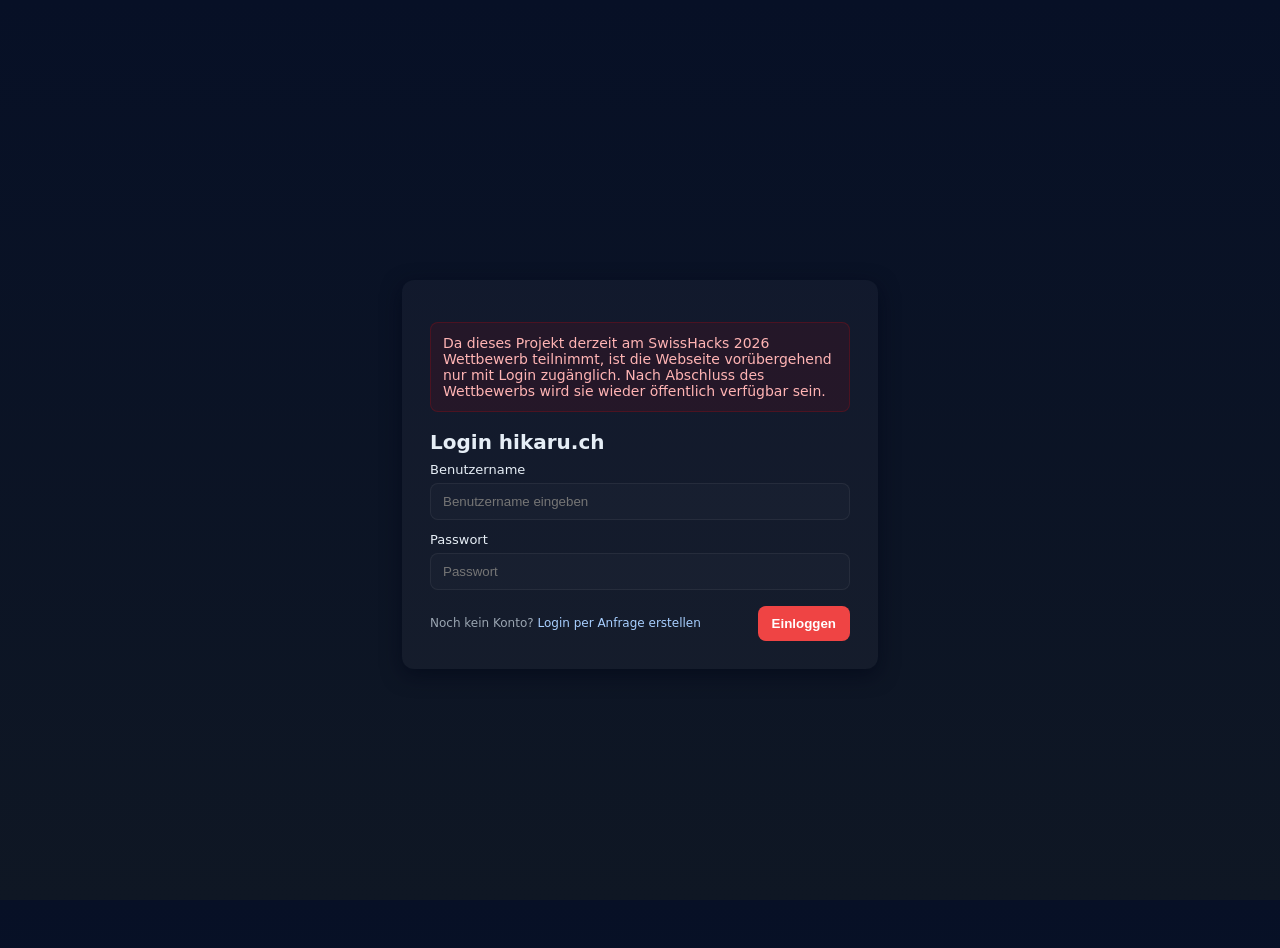
<file: index.html>
<!doctype html>
<html lang="de">
<head>
  <meta charset="utf-8" />
  <meta name="viewport" content="width=device-width,initial-scale=1" />
  <title>Login — Hikokomori)</title>
  <style>
    :root{--bg:#0f1724;--card:#0b1220;--accent:#ef4444;--muted:#9aa5b1}
    html,body{height:100%;margin:0;font-family:Inter,system-ui,Segoe UI,Arial;background:linear-gradient(180deg,#071026, #0f1724);color:#e6eef6}
    .wrap{min-height:100%;display:flex;align-items:center;justify-content:center;padding:24px}
    .card{width:100%;max-width:420px;background:rgba(255,255,255,0.03);padding:28px;border-radius:12px;box-shadow:0 6px 20px rgba(2,6,23,0.6)}
    h1{margin:0 0 8px;font-size:20px}
    p.lead{margin:0 0 18px;color:var(--muted);font-size:14px}
    label{display:block;font-size:13px;margin-bottom:6px}
    input[type=text],input[type=password]{width:100%;padding:10px 12px;border-radius:8px;border:1px solid rgba(255,255,255,0.06);background:rgba(255,255,255,0.02);color:inherit;box-sizing:border-box}
    .actions{display:flex;align-items:center;justify-content:space-between;margin-top:16px}
    button{background:var(--accent);border:0;padding:10px 14px;border-radius:8px;color:white;font-weight:600;cursor:pointer}
    .info{font-size:13px;color:var(--muted)}
    .error{margin-top:14px;padding:10px;border-radius:8px;background:rgba(239,68,68,0.12);color:#ffdede;border:1px solid rgba(239,68,68,0.18);display:none}
    footer{margin-top:18px;color:var(--muted);font-size:12px;text-align:center}
    .small{font-size:12px}
    a{color:#a8cfff;text-decoration:none}
  </style>
</head>
<body>
  <div class="wrap">
    <div class="card" role="region" aria-labelledby="loginTitle">
      <p style="margin-bottom:18px; font-size:14px; color:#ffb4b4; background:rgba(255,0,0,0.08); padding:12px; border-radius:8px; border:1px solid rgba(255,0,0,0.18);">Da dieses Projekt derzeit am SwissHacks 2026 Wettbewerb teilnimmt, ist die Webseite vorübergehend nur mit Login zugänglich. Nach Abschluss des Wettbewerbs wird sie wieder öffentlich verfügbar sein.</p>
      <h1 id="loginTitle">Login hikaru.ch</h1>

      <form id="loginForm" autocomplete="off" aria-describedby="infoText">
        <div>
          <label for="user">Benutzername</label>
          <input id="user" name="user" type="text" placeholder="Benutzername eingeben" required />
        </div>

        <div style="margin-top:12px">
          <label for="pass">Passwort</label>
          <input id="pass" name="pass" type="password" placeholder="Passwort" required />
        </div>

        <div class="actions">
          <span class="info small">Noch kein Konto? <a href="mailto:burim.spahiu@hotmail.de">Login per Anfrage erstellen</a></span>
          <button type="submit">Einloggen</button>
        </div>

        <div id="errorBox" class="error" role="alert">Anmeldung fehlgeschlagen. Bitte überprüfen Sie Ihre Zugangsdaten und versuchen Sie es erneut.</div>
      </form>
    </div>
  </div>

  <script>
    (function(){
      const form = document.getElementById('loginForm');
      const err = document.getElementById('errorBox');

      // Immer fehlschlagen — unabhängig von Eingabe
      form.addEventListener('submit', function(e){
        e.preventDefault();
        // kurze Animation / Feedback
        err.style.display = 'block';
        err.textContent = 'Anmeldung fehlgeschlagen. Bitte überprüfen Sie Ihre Zugangsdaten und versuchen Sie es erneut.';
        // kleine Shake-Animation
        form.classList.remove('shake');
        void form.offsetWidth; // reflow
        form.classList.add('shake');
        // optional: Fokus zurück auf Nutzerfeld
        document.getElementById('user').focus();
      });

      // CSS für Shake per JS, um alles in einer Datei zu halten
      const style = document.createElement('style');
      style.textContent = `@keyframes s{0%{transform:translateX(0)}25%{transform:translateX(-6px)}50%{transform:translateX(6px)}75%{transform:translateX(-4px)}100%{transform:translateX(0)}}.shake{animation:s .45s ease}`;
      document.head.appendChild(style);
    })();
  </script>
</body>
</html>
</file>
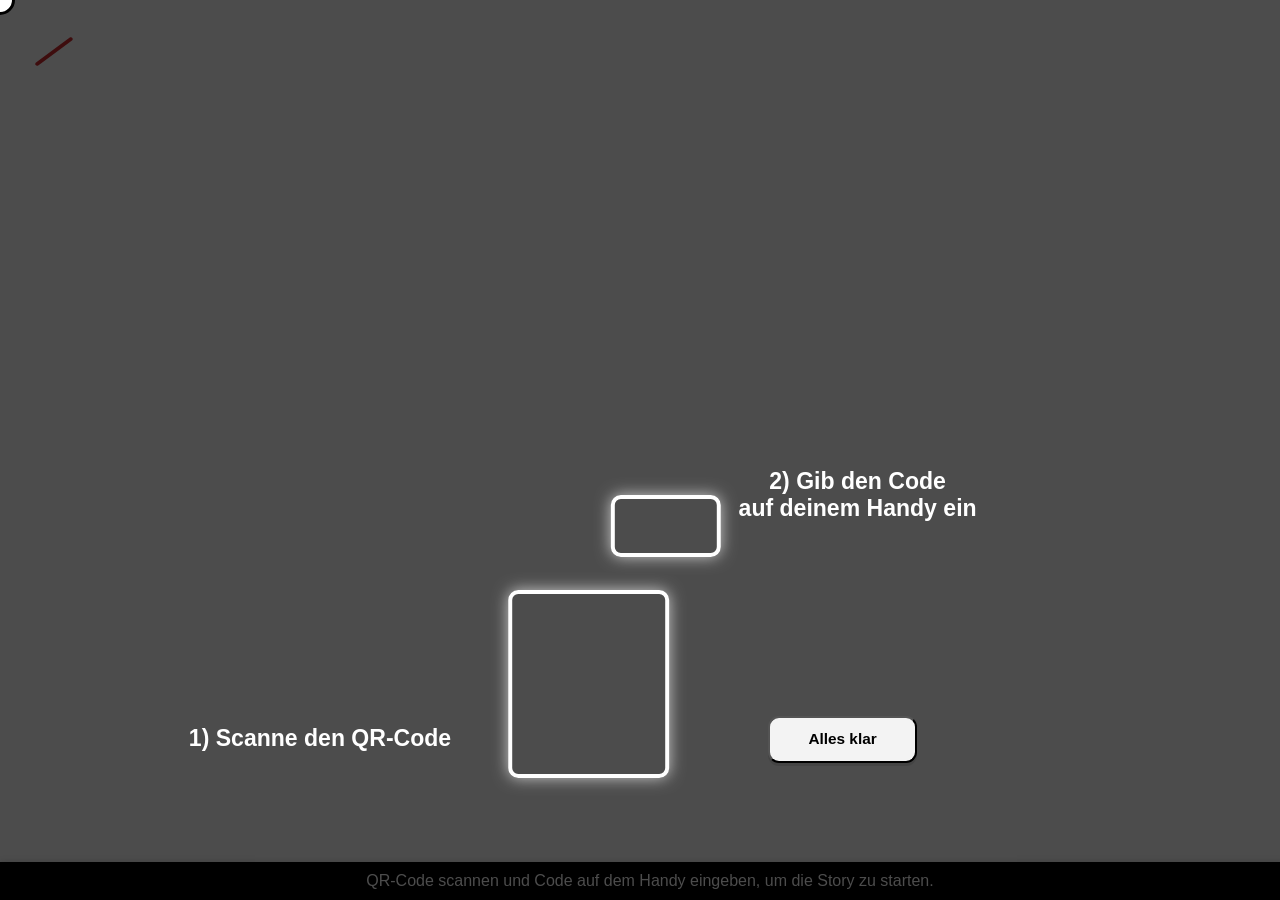
<file: index_old.html>
<!DOCTYPE html>
<html lang="de">
<head>
    <meta charset="UTF-8">
    <meta name="viewport" content="width=device-width, initial-scale=1.0">
    <title>Hikikomori</title>
    <link rel="stylesheet" href="/css/styles.css">
</head>
<body>
    <div id="preloader">
        <div id="preloader-content">
        <img src="/img/loading.gif" alt="Loading...">
        <p>Bitte warten...</p>
    </div>
    </div>
    <div id="outter" class="circle"></div>
    <div class="circle"></div>
     <div class="circle"></div>
     <div class="circle"></div>
     <div class="circle"></div>
     <div class="circle"></div>
     <div class="circle"></div>
     <div class="circle"></div>
     <div class="circle"></div>
     <div class="circle"></div>
     <div class="circle"></div>
     <div class="circle"></div>
     <div class="circle"></div>
     <div class="circle"></div>
     <div class="circle"></div>
     <div class="circle"></div>
     <div class="circle"></div>
     <div class="circle"></div>
     <div class="circle"></div>
     <div class="circle"></div>
    <img id="muted" src="img/muted.svg" alt="muted">
    <img id="unmuted" src="img/unmuted.svg" alt="unmuted">
    <audio id="autoPlayAudio" autoplay loop>
        <source src="/music/tick_tack.mp3" type="audio/mpeg"> </audio>

    <div class="video-background">
        <video id="vidTicken" autoplay loop muted style="display:block;">
            <source src="/vids/5sek.mov" type="video/mp4">
            Ihr Browser unterstützt das Video-Tag nicht.
        </video>
    </div>
    <div class="menu">
      <span class="menu-circle"></span>
      <a href="#" class="menu-link">
        <span class="menu-icon">
          <span class="menu-line menu-line-1"></span>
          <span class="menu-line menu-line-2"></span>
          <span class="menu-line menu-line-3"></span>
        </span>
      </a>
    </div>
    
    <div class="menu-overlay">
        <div class="overlay-info">
            <div class="image-container">
                <img id="img1" class="hidden-image" src="img/locked/Hidden_1.png" alt="Gegenstand1">
                <img id="img2" class="hidden-image" src="img/locked/Hidden_2.png" alt="Gegenstand2">
                <img id="img3" class="hidden-image" src="img/locked/Hidden_1.png" alt="Gegenstand3">
                <img id="img4" class="hidden-image" src="img/locked/Hidden_1.png" alt="Gegenstand4">
                <img id="img5" class="hidden-image" src="img/locked/Hidden_1.png" alt="Gegenstand5">
            </div>
            
      </div>
      <div id="modal-container">
            <h2>Tsundoku</h2>
          </div>
    </div>
    <div class="content">
        <h1>Hikikomori</h1>
        <p class="bottom-instruction">QR-Code scannen und Code auf dem Handy eingeben, um die Story zu starten.</p>
        <!-- <p id="status">Status: Warten auf Scan...</p> -->
        <p id="code">Code: Wird generiert...</p>
        <p class="halsbandtext">Code:</p>
        <div id="mobile-warning" style="display:none;">
            <p>Bitte besuchen Sie <a href="hikaru.ch">hikaru.ch</a> auf einem Computer, um fortzufahren.</p>
        </div>
        <div id="server-message"></div> 
    </div>

    <script src="/js/map.js"></script>
    <script src="/js/script.js"></script>
    <script src="https://code.jquery.com/jquery-3.6.0.min.js"></script>
</body>
</html>
</file>
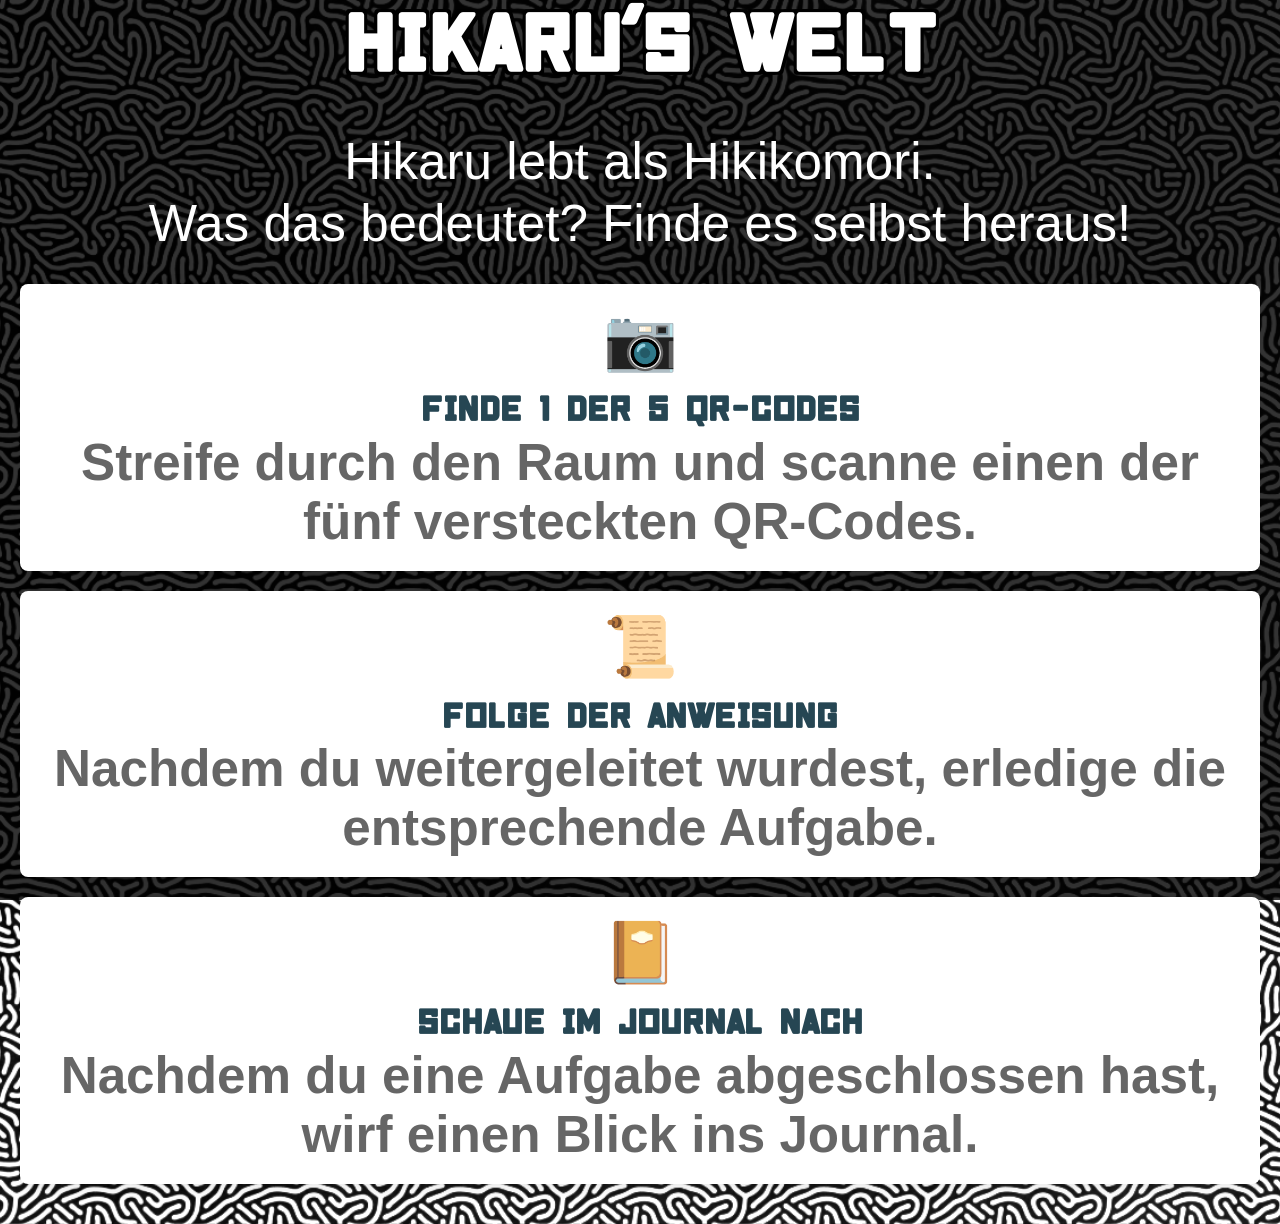
<file: pages/anleitung.html>
<!DOCTYPE html>
    <html lang="de">
    <head>
        <meta charset="UTF-8">
        <meta name="viewport" content="width=device-width, initial-scale=1.0">
        <link rel="stylesheet" href="/css/anleitung.css">
        <title>Anleitung</title>
    </head>
    <body>
    <h1>Hikaru's Welt</h1>
    <header class="header-with-bg">
        <div class="intro-text">
           Hikaru lebt als Hikikomori.<br> 
           Was das bedeutet? Finde es selbst heraus!
        </div>

        <div class="section">
            <div class="icon">📷</div>
            <div class="text">Finde 1 der 5 QR-Codes</div>
            <div class="description">Streife durch den Raum und scanne einen der fünf versteckten QR-Codes.</div>
        </div>

        <div class="section">
            <div class="icon">📜</div>
            <div class="text">Folge der Anweisung</div>
            <div class="description">Nachdem du weitergeleitet wurdest, erledige die entsprechende Aufgabe.
            </div>
        </div>

        <div class="section">
            <div class="icon">📔</div>
            <div class="text">Schaue im Journal nach</div>
            <div class="description"> Nachdem du eine Aufgabe abgeschlossen hast, wirf einen Blick ins Journal.</div>
        </div>
        <script src="/js/anleitung.js"></script>
    </body>
    </html>
</file>
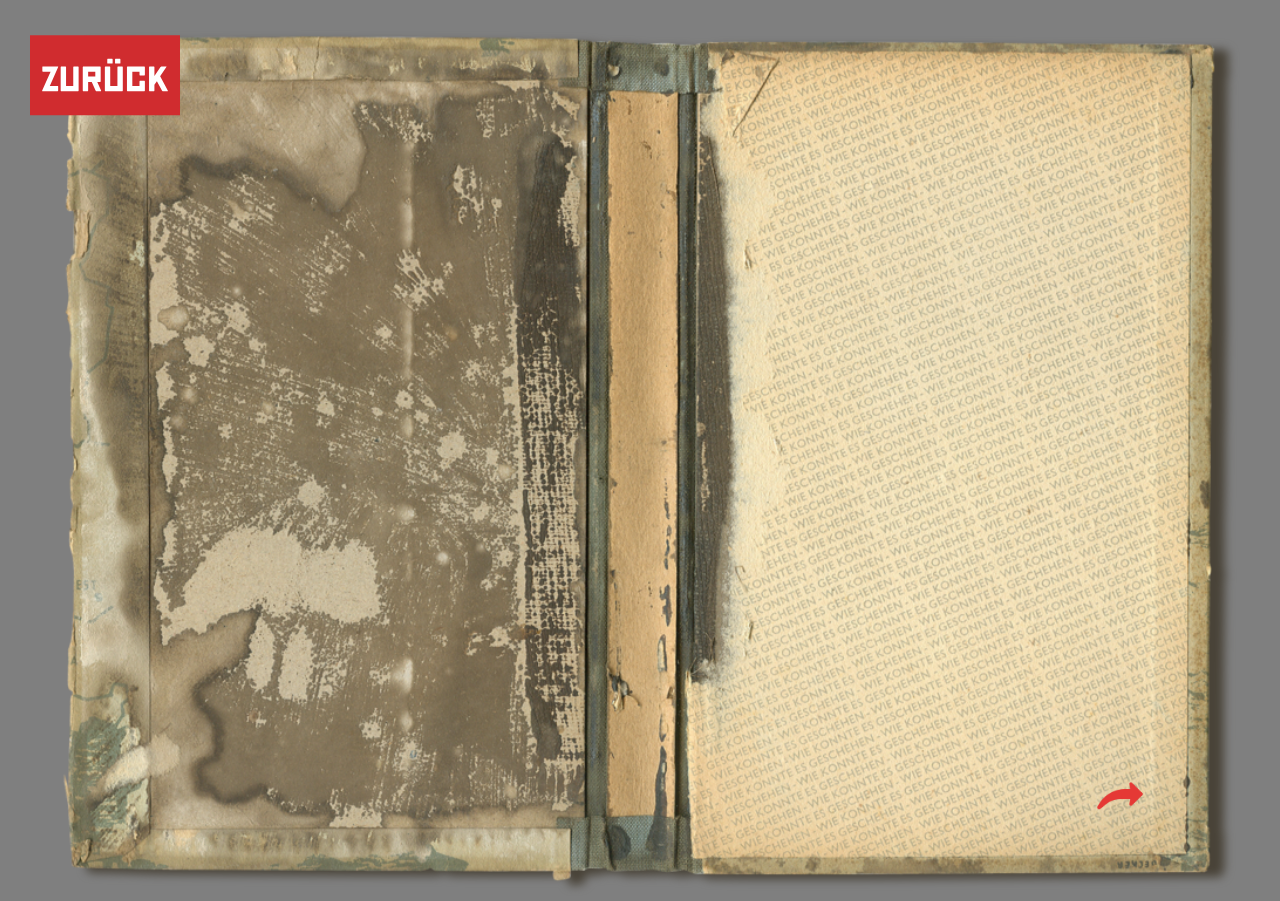
<file: pages/journal.html>
<!DOCTYPE html>
<html lang="de">
<head>
    <meta charset="UTF-8">
    <meta name="viewport" content="width=device-width, initial-scale=1.0">
    <title>Journal </title>
    <link rel="stylesheet" href="/css/journal.css">
</head>
<body>
    <div class="container">
        <div class="go-back">
            <a href="/pages/home.html">
                <img src="/img/back.svg" alt="Go Back" />
            </a>
        </div>
        <div class="book-wrapper">
            <div class="arrow-down">
                <img src="/img/arrow.png" alt="Scroll Down" />
            </div>
            <div class="book-cover">
                <img src="/img/bookcover1.png" alt="">
            </div>
            <div class="pages-container">
                <div class="pages">
                    <div class="page-num-1">
                        <div class="pages-content">
                            <div class="content-inner">
                                <h1>Von mir, an mich</h1>
                                <div class="tooltip">Scanne einen QR-Code und erledige die entsprechende Aufgabe, um hier einen neuen Eintrag freizuschalten. Insgesamt wird Hikaru 5 Einträge erfassen.
                                </div>
                                <div class="text">
                                    <p>Mein Name ist Hikaru, und ehrlich gesagt, weiss ich nicht genau, warum ich dieses Journal angefangen habe. Vielleicht ist es ein Versuch, mich selbst besser zu verstehen, oder vielleicht einfach nur aus Langeweile. <br> <br> 

                        Was auch immer der Grund sein mag – ich habe beschlossen, meine Gedanken und Alltagsmomente hier festzuhalten. Auch wenn es nur kleine Dinge sind, möchte ich dokumentieren, was ich tue und warum es mir hilft, meinen Platz in dieser Welt zu finden.</p></div>
                
                            </div>
                        </div>
                    </div>
                    <div class="page-num-2">
                        <div class="pages-content" id="tsundoku-section" style="display:none;">
                            <div class="content-inner">
                                <h1>Tsundoku</h1>
                                <div class="tooltip">Tsundoku beschreibt das Phänomen, Bücher zu kaufen, sie zu stapeln und dann ungelesen zu lassen.                                </div>
                                <div class="text">
                                    <p>Über die Jahre haben sich in meiner Wohnung mehrere Stapel von Büchern angesammelt. Von Mangas über Zeitschriften bis hin zu Light Novels und mehr. <br><br> 
                                        Meine Stapeln sind nicht einfach nur physische Ansammlungen, die unbeachtet liegen bleiben. Sie sind viel mehr als das. Jeder Titel, jeder Buchrücken erzählt von einem Moment, in dem ich darauf hoffte, zumindest gedanklich aus meiner Isolation auszubrechen. Allein ihre blosse Existenz gibt mir Trost und Hoffnung. Sie erinnern mich daran, dass es da draussen eine Welt gibt, voller Geschichten, Abenteuer und Wissen.
                                    </p>
                                </div>
                            </div>
                        </div>
                    </div>
                    <div class="page-num-3">
                        <div class="pages-content" id="tsundoku-section2" style="display:none;">
                            <div class="content-inner">
                                <h1></h1>
                                <div class="text">
                                    <p>
                                        Die Bücherstapel sind mittlerweile ein unverzichtbarer Teil meines Lebens geworden. Als langsamer Leser kaufe ich immer mehr ein, als ich lesen kann. Die Ungelesenen lasse ich links von meinem Bett quer auf dem Boden liegen. Alles, was ich gelesen habe, findet rechts vom Bett seinen Platz. Auch wenn es für andere unordentlich erscheinen mag, macht es in meinem Kopf perfekt Sinn.
        
                                        <br> <br>
                                        Doch auch wenn ich nicht alles sofort lese, geben sie mir ein Gefühl der Sicherheit. Sind sie da, bereit, mir in einem Moment der Ruhe und des Mutes ihre Geschichten zu offenbaren.  Sie sind ein Stück der Welt, das in greifbarer Nähe ist. Eine Welt, die ich jederzeit erkunden kann, wenn ich mich bereit fühle.</p>  
                                </div>
                            </div>
                        </div>
                    </div>
                    <div class="page-num-4">
                        <div class="pages-content" id="hikikomori-section" style="display:none;">
                            <div class="content-inner">
                                <h1>Hikikomori</h1>
                                <div class="tooltip">Hikikomori bezeichnet extremen sozialen Rückzug, vor allem bei jungen Männern in Japan, mit über einer Million Betroffenen. Auch in der Schweiz gibt es Fälle, wie die <a href="https://www.srf.ch/audio/news-plus/hikikomori-wenn-sich-menschen-aus-der-gesellschaft-zurueckziehen?id=12373506" target="_blank">SRF berichtet</a>.</div>
                                <div class="text">
                                    <p>Es sind schon 2 Wochen vergangen, seitdem  ich dasletzte Mal gedduscht habe. Stinken, tuhe ich sowieso nicht, das liegt in meinen Genen. Ich habe für meinen Körper die perfekte Grenze gefunden, bevor meine Haut zu Jucken beginnt. Nicht mehr als 3 Wochen. <br><br>
                                        Mein Gesicht, blass und verbraucht, umrahmt von wirrem Haar, das ich seit Wochen nicht mehr geschnitten hatte. Die Augen, einst voller Leben, wirkten nun müde und leer. Ich sehe die Falten der Tage, die ich isoliert in meinem Zimmer verbracht habe, und spüre, wie sie tiefer werden, als würden sie meine Abwesenheit von der Welt widerspiegeln. </p>
                                    </p>
                                </div>
                            </div>
                        </div>
                    </div>
                    <div class="page-num-5">
                        <div class="pages-content" id="hikikomor-section2" style="display:none;">
                            <div class="content-inner">
                                <h1></h1>
                                <div class="text">
                                    <p>
                                         Ich starrte auf das Spiegelbild eines Hikikomori – eines Menschen, der sich vor der Welt verschlossen hatte. Ein Leben, das sich auf mein Zimmer und die virtuelle Realität beschränkte. Ein Leben, das aus Angst vor der Aussenwelt und der sozialen Interaktion erstarrte.
                                        
                                        <br><br>
                                        
                                        Es ist schwer, meinen eigenen Blick zu ertragen. Er wirft Fragen auf, die ich nicht zu beantworten vermag. Was ist aus mir geworden? Wo sind die Träume, die ich einst hatte? Sind sie verblasst oder einfach nur begraben unter den Schichten meiner selbst auferlegten Einsamkeit?
                                        
                                        <br><br>
                                        
                                        Ein Teil von mir sehnt sich danach, diese Isolation zu durchbrechen, aus diesem Spiegelbild auszutreten und wieder am Leben teilzunehmen. Doch ein anderer Teil ist gefangen in der Gewohnheit, in der Angst vor der Außenwelt und in der Unsicherheit, ob ich jemals wieder in der Lage sein werde, einen Platz darin zu finden.
                                        
                                        <br><br>
                                                                                </p>
                                </div>
                            </div>
                        </div>
                    </div>
                    <div class="page-num-6">
                        <div class="pages-content" id="kendama-section" style="display:none;">
                            <div class="content-inner">
                                <h1>Kendama</h1>
                                <div class="tooltip">Ein Kendama ist ein traditionelles japanisches Geschicklichkeitsspielzeug, bei dem eine Kugel auf verschiedene Teile eines Holzgriffs geworfen und dort gefangen wird.</div>
                                <div class="text">
                                    <p>Das Kendama ist eines meiner Lieblingsbeschäftigungen. Ich habe es von meinem Onkel zu meinem siebten Geburtstag geschenkt bekommen, und es war von Anfang an mehr als nur ein Spielzeug für mich. Es begleitete mich durch einsame Momente und blieb ein Stück Kindheit. Die Kugel zeigt an einigen Stellen Abnutzungen, ein Zeichen für die vielen Stunden, die ich damit verbracht habe, in den immer gleichen vier Wänden zu üben.                                         Das Spiel erfordert Konzentration, Geduld und eine gewisse Geschicklichkeit – Eigenschaften, die mir in meiner Isolation oft abhanden kommen. Doch gerade deswegen ist dieses Kendama für mich von so grosser Bedeutung.
                                    </p>
                                </div>
                            </div>
                        </div>
                    </div>
                    <div class="page-num-7">
                        <div class="pages-content" id="kendama-section2" style="display:none;">
                            <div class="content-inner">
                                <h1></h1>
                                <div class="text">
                                    <p>                                        
                                        <br><br>
                                        
                                        Jedes Mal, wenn ich die Kugel an die Spitze des Griffs bringe, fühlt es sich an, als hätte ich einen kleinen, aber bedeutenden Sieg errungen. Es ist ein Moment der Kontrolle in einer Welt, die sich oft unkontrollierbar anfühlt. Die wiederholten Bewegungen haben eine beruhigende Wirkung auf mich, fast wie eine Art Meditation. Es gibt mir das Gefühl, dass ich, wenn ich nur hart genug übe, vielleicht eines Tages wieder die Kontrolle über mein Leben erlangen könnte.
                                        
                                        <br><br>
                                        
                                        Das Kendama erinnert mich daran, dass auch die kleinsten Erfolge zählen, dass jeder erfolgreiche Fang ein Beweis dafür ist, dass ich fähig bin, Dinge zu meistern. Es ist ein leises Symbol für Hoffnung und Ausdauer, ein Zeichen dafür, dass auch in der dunkelsten Isolation ein Funken von Beständigkeit und Erfolg möglich ist.

                                        
                                        <br><br>
                                                                                </p>
                                </div>
                            </div>
                        </div>
                    </div>
                    <div class="page-num-8">
                        <div class="pages-content" id="yarikomi-section" style="display:none;">
                            <div class="content-inner">
                                <h1>Yarikomi</h1>
                                <div class="tooltip"> Yarikomi ist ein Begriff aus der japanischen Gaming-Kultur, der das intensive und wiederholte Spielen eines Spiels beschreibt, um jedes Detail zu meistern und alle Herausforderungen zu bewältigen.</div>
                                <div class="text">
                                    <p> Immer vorwärts<br> Immer weiter<br> Immer schneller<br> Immer präziser<br> <br>Mein Herz beginnt schneller zu schlagen, wenn ich nur an das nächste Spiel denke. Das vertraute Leuchten des Bildschirms zieht mich sofort in seinen Bann. Diese digitale Welt, in der ich völlig versinken kann, übt eine unbeschreibliche Faszination auf mich aus. 
                                        <br><br>
                                        Snake ist mein absolutes Lieblingsspiel, ein zeitloser Klassiker, der mich jedes Mal aufs Neue in seinen Bann zieht.
                                </div>
                            </div>
                        </div>
                    </div>
                    <div class="page-num-9">
                        <div class="pages-content" id="yarikomi-section2" style="display:none;">
                            <div class="content-inner">
                                <h1></h1>
                                <div class="text">
                                    <p>
                                        Die leeren Energy-Dosen, die sich um meinen Schreibtisch türmen, sind stumme Zeugen der Nächte, die ich in dieser Welt verbringe. Hier habe ich das Gefühl, die Kontrolle zu haben, die Richtung bestimmen zu können, solange ich mich genug konzentriere und meine Reflexe scharf bleiben.                                      
                                        <br><br>
                                        
                                        In diesen Momenten gibt es nichts anderes, was zählt. Die Welt jenseits des Bildschirms verblasst, wird unwichtig. Alles, was zählt, ist das Spiel – die nächste Runde, der nächste Versuch, den perfekten Lauf hinzulegen. Genau in dieser Wiederholung finde ich auch eine seltsame Form von Frieden. Es ist ein vertrauter Rhythmus, ein Ort, an den ich immer wieder zurückkehren kann.
                                        
                                        <br><br>
                                        
                                        Doch tief in mir weiss ich, dass es nie genug sein wird. Jeder Highscore ist nur eine Illusion von Fortschritt, der schnell wieder verfliegt. Die Realität, die ich durch diese Spiele verdränge, rückt immer weiter in den Hintergrund, während ich mich in dieser Endlosschleife verliere.
                                        
                                        <br><br>
                                                                                </p>
                                </div>
                            </div>
                        </div>
                    </div>
                    <div class="page-num-10">
                        <div class="pages-content" id="zappingu-section" style="display:none;">
                            <div class="content-inner">
                                <h1>Zappingu</h1>
                                <div class="tooltip">Zappingu ist das schnelle Umschalten zwischen verschiedenen Fernsehsendern, um nach interessanten Inhalten zu suchen.
                                </div>
                                <div class="text">
                                    <p>Es gibt Tage, an denen ich mich besonders leer fühle. An solchen Tagen greife ich zur Fernbedienung und schalte den Fernseher ein – nicht, weil ich wirklich etwas Bestimmtes sehen will, sondern einfach, um die Stille zu durchbrechen. Ich lasse mich durch die Kanäle treiben, springe von einem zum anderen, ohne wirklich zuzuschauen, einfach nur, um nicht allein mit meinen Gedanken zu sein. Dieses ziellose Umschalten ist für mich zu einer seltsamen Routine geworden.
                                    </p>
                                </div>
                            </div>
                        </div>
                    </div>
                    <div class="page-num-11">
                        <div class="pages-content" id="zappingu-section2" style="display:none;">
                            <div class="content-inner">
                                <h1></h1>
                                <div class="text">
                                    <p>
                                        Manchmal erwische ich mich dabei, wie ich mich immer wieder auf demselben Kanal verliere, obwohl ich die Episoden bereits kenne. Oft bleibe ich bei Kanal 101 hängen. Dort laufen die Animes, die mir seit meiner Kindheit vertraut sind. Es ist beruhigend, diese vertrauten Szenen wiederzusehen, fast so, als würde ich alte Freunde besuchen. Sie sind da, unverändert, egal wie viel Zeit vergeht. Es gibt mir ein Gefühl der Beständigkeit in einer Welt, die sich ständig zu verändern scheint – eine Welt, von der ich mich so weit entfernt fühle.
                                        
                                        <br><br>
                                        
                                        Doch genauso schnell, wie ich den Fernseher einschalte, schalte ich ihn wieder aus. Die Realität kehrt zurück, die Stille füllt erneut den Raum, und ich finde mich wieder in meinem Zimmer, allein mit meinen Gedanken. Zappingu ist nur eine kurze Flucht, aber manchmal reicht es aus, um den Tag ein wenig erträglicher zu machen.                                        
                               
                            
                                                                                </p>
                                </div>
                            </div>
                        </div>
                    </div>
                    <div class="page-num-12">
                        <div class="pages-content">
                            <div class="content-inner">
                                <h1>Nana korobi ya oki</h1>
                                <div class="text"> <p>
                                    - Siebenmal hinfallen, achtmal aufstehen. </p></div>
                            </div>
                        </div>
                    </div>
                </div>
            </div>
        </div>  
    </div>
    <script src="https://code.jquery.com/jquery-3.6.0.min.js" defer></script>
    <script src="/js/journal.js" defer></script>
    
</body>
</html>
</file>
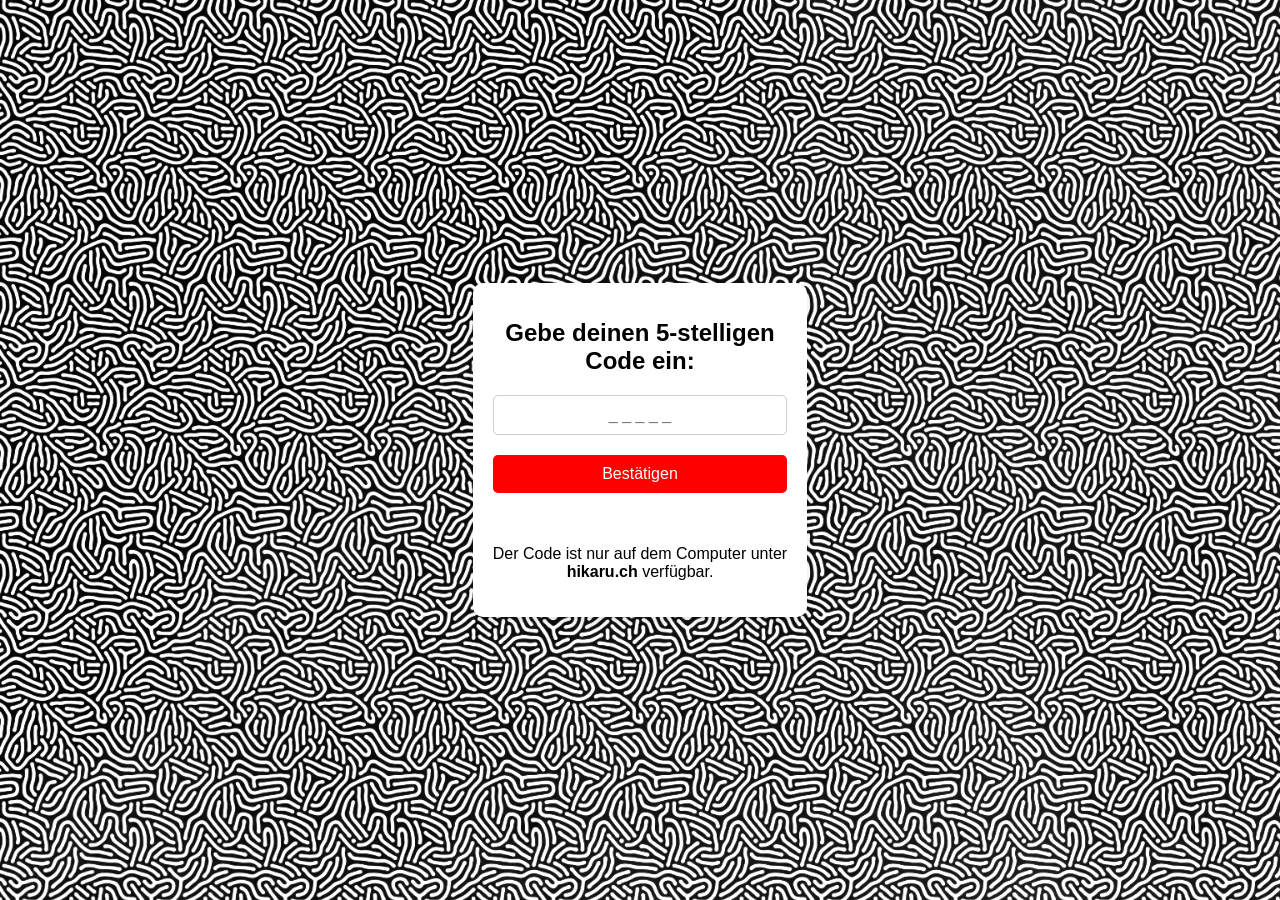
<file: pages/mobile.html>
<!DOCTYPE html>
<html lang="de">
<head>
    <meta charset="UTF-8">
    <meta name="viewport" content="width=device-width, initial-scale=1.0">
    <title>5-stelliger Code</title>
    <link rel="stylesheet" href="/css/mobile.css">
</head>
<body>
    <div class="container" id="mobileView">
        <h1>Gebe deinen 5-stelligen <br> Code ein:</h1>
        <form id="codeForm" onsubmit="login(event)">
            <input type="text" id="codeInput" maxlength="5" placeholder="_ _ _ _ _" required>
            <button type="submit"> Bestätigen</button>
            <p id="nachricht"></p>
        </form>
        <p id="message">Der Code ist nur auf dem Computer unter <br>
           <b> hikaru.ch </b>verfügbar.</p>
    </div>
    <div class="container" id="desktopView" style="display: none;">
        <h1>Computer erkannt</h1>
        <p>Diese Seite ist nur für mobile Geräte verfügbar. Sie werden zur Hauptseite weitergeleitet.</p>
    </div>
    <script src="/js/login.js"></script>
</body>
</html>
</file>
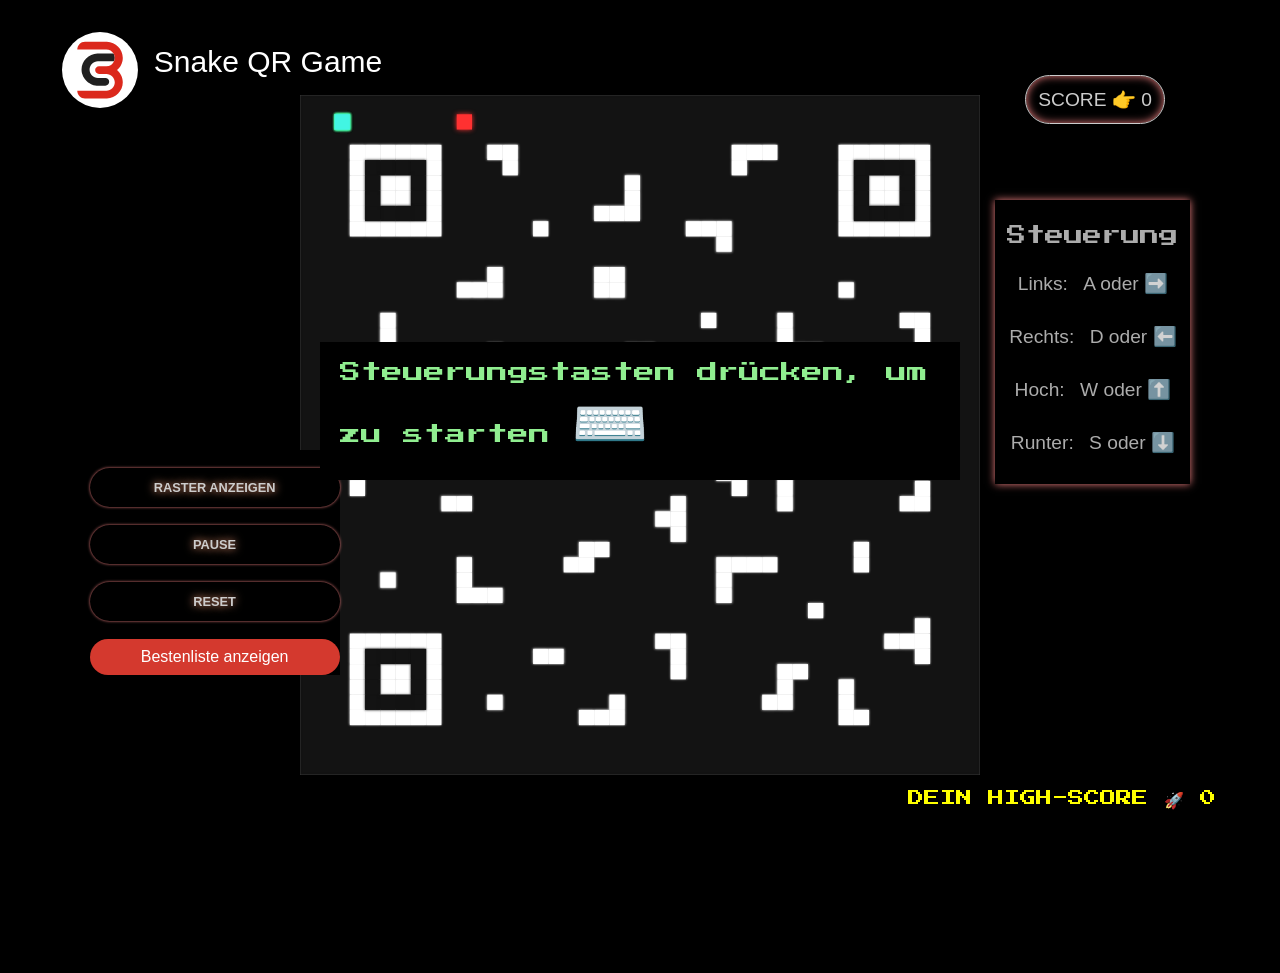
<file: pages/snake.html>
<!DOCTYPE html>
<html lang="de">
<head>
    <meta charset="UTF-8">
    <meta name="viewport" content="width=device-width, initial-scale=1.0">
    <title>QR-Code Snake</title>
    <link rel="stylesheet" href="/css/snake.css">
    <body>
        <div class="parent">
            <div class="header"> 
              <a href="../index.html">
                <img class="logo" src="/img/logo.svg" alt="logo">
            </a>
            <header>
                <h1 class="title-snake"> < Snake QR Game</h1>
                </header>
            </div>
            <div class="content">
                <canvas id="canvas"></canvas>
                <div id="high-score"></div>
                <div id="score"></div>
                <div id="control-keys">
                  <div id="control-head">Steuerung</div>
                  <div class="control-item">Links: <span class="control-key"></span>A oder ➡️</div>
                  <div class="control-item">Rechts: <span class="control-key"></span>D oder ⬅️</div>
                  <div class="control-item">Hoch: <span class="control-key"></span>W oder ⬆️</div>
                  <div class="control-item">Runter: <span class="control-key"></span>S oder ⬇️</div>
                </div>
                <div id="controls">
                    <button id="show-grid">Raster anzeigen</button>
                    <button id="pause" class="pause-active">PAUSE</button>
                    <button id="reset">RESET</button> <br>
                    <button id="show-leaderboard">Bestenliste anzeigen</button>
                </div>
                <div id="play">Steuerungstasten drücken, um zu starten <span style="font-size: 3em;">⌨️</span></div>
                <div class="leaderboard">
                    <div class="description">
                        <h3>Bestenliste Snake QR Game</h3>
                    <div id="liste-leaderboard"> </div>
                                
                            </tbody>
                        </table>
                    </div>
        <script src="/js/snake.js" defer></script>
    </body>

</head>

</html>
</file>
<file: css/styles.css>
@font-face {
    font-family: 'HikaruSchrift';
    src: url('/fonts/NikkyouSans.ttf');
    src: url('/fonts/NikkyouSans.ttf') format('embedded-opentype'),
         url('/fonts/NikkyouSans.ttf') format('truetype');
    font-weight: normal;
    font-style: normal;
}

#preloader {
    position: fixed;
    left: 0;
    top: 0;
    width: 100%;
    height: 100%;
    z-index: 9999;
    background-color: #ffffff;
    display: flex;
    align-items: center;
    justify-content: center;
}

#preloader-content {
    text-align: center;
}

#preloader img {
    width: 100%;

    margin-bottom: 10px;
}

#preloader p {
    font-family: Arial, sans-serif;
    font-size: 22px;
    color: #333;
    margin: 0;
}

#outter { border: 3px solid black;
    background-color: white;
    }
    
    .circle {
      height: 24px;
      width: 24px;
      border-radius: 50%;
      position: fixed; 
      top: 0;
      left: 0;
      background-color: white;
      pointer-events: none;
      z-index: 99999999;
    }

    
body {
    font-family: Arial, sans-serif;
    text-align: center;
    margin: 0;
    padding: 0;
    overflow: hidden;
    cursor: none;
}

.video-background {
    position: fixed;
    top: 0;
    left: 0;
    width: 100%;
    height: 100%;
    z-index: -1;
    overflow: hidden;
}

video {
    position: absolute;
    top: 50%;
    left: 50%;
    width: 100%;
    height: 100%;
    object-fit: cover;
    transform: translate(-50%, -50%);
    z-index: -1;
}

.content {
    position: relative;
    z-index: 1;
    margin-top: -5vh;
}

img {
    max-width: 200px;
    height: auto;
    margin: 20px 0;
}

h1 {
    color: white;
    font-family: 'HikaruSchrift', sans-serif;
    font-size: 8vw;
}

#instruction {
    position: absolute;
    bottom: 20px;
    width: 100%;
    text-align: center;
}

#code {
    position: fixed;
    top: 57%;
    left: 50%;
    transform: translate(-50%, -50%);
    transform: skewX(-1deg);
    transform: skewY(-8deg);
    background: none;
    padding: 0;
    margin: 0;
    text-align: center;
    color: white;
    font-weight: 800;
    font-size: 1.2vw;
    
}

.halsbandtext {
    position: fixed;
    top: 56.5%;
    left: 43%;
    transform: translate(-50%, -50%);
    transform: skewX(5deg);
    transform: skewY(10deg);
    background: none;
    padding: 0;
    margin: 0;
    text-align: center;
    color: white;
    font-weight: 800;
    font-size: 1.2vw;
}

#muted, #unmuted {
    position: fixed;
    top: 0%;
    left: 0px;
    padding: 1vh 1vh;
    border: none;
    cursor: pointer;
    z-index: 1000;
    width: 10vh;
    height: 5vh; 
}

#unmuted {
    display: none;
}

.bottom-instruction {
    position: fixed;
    bottom: 0;
    left: 0;
    width: 100%;
    background-color: black;
    text-align: center;
    color: white;
    padding: 10px;
    box-shadow: 0 -2px 5px rgba(0,0,0,0.1); 
    margin: 0;
}


#status {
    font-size: 18px;
    color: red;
}

.menu {
    position: absolute;
    top: 20px;
    right: 40px;
    height: 46px;
    width: 46px;
    display: none;
}
  
  .menu-link {
    width: 100%;
    height: 100%;
    position: absolute;
    z-index: 1002;
  }
  
  .menu-icon {
    position: absolute;
    width: 20px;
    height: 14px;
    margin: auto;
    left: 0;
    top: 0;
    right: 0;
    bottom: 1px;
  }
  
  /* ------------- */
  .menu-line {
    background-color: #ffffff;
    height: 2px;
    width: 100%;
    border-radius: 2px;
    position: absolute;
    left: 0;
    transition: all 0.25s ease-in-out;
  }
  .menu-line-2 {
    top: 0;
    bottom: 0;
    margin: auto;
  }
  .menu-line-3 {
    bottom: 0;
  }
  .menu.open .menu-line-1 {
    transform: translateY(7px) translateY(-50%) rotate(-45deg);
  }
  .menu.open .menu-line-2 {
    opacity: 0;
  }
  .menu.open .menu-line-3 {
    transform: translateY(-7px) translateY(50%) rotate(45deg);
  }
  
  /* ------------- */
  .menu-circle {
    background-color: #ff0000;
    width: 100%;
    height: 100%;
    position: absolute;
    border-radius: 50%;
    transform: scale(1);
    z-index: 1000;
    transition: transform 0.3s ease-in-out;
  }
  .menu:hover .menu-circle {
    transform: scale(1.5);
  }
  .menu.open .menu-circle {
    transform: scale(100);
  }
  
  /* ------------- */
  .menu-overlay {
    background-color: #ff0000;
    color: #333;
    height: 100%;
    width: 100%;
    position: fixed;
    text-align: left;
    transition: opacity 0.2s ease-in-out;
    z-index: 1001;
    opacity: 0;
    visibility: hidden;
    display: flex;
    flex-direction: column;
    justify-content: left;
    align-items: left;
  }
  .menu-overlay.open {
    opacity: 1;
    visibility: visible;
  }

.animated-svg {
    width: 125%;
    height: 125%;
    position: absolute;
    top: 0;
    left: -10%;
    overflow: hidden;
    transform: rotate(-5deg); /* Rotate slightly to the left */
    transform-origin: center; /* Set the origin of the transform */
    pointer-events: none;
    z-index: 1;
}

.path-0 {
    animation: pathAnim-0 12s linear infinite, moveHorizontal 12s ease-in-out infinite;
    fill: #ff0000;
    fill-opacity: 1;
    z-index: 1;
}

.path-1 {
    animation: pathAnim-1 12s linear infinite, moveHorizontal 12s ease-in-out infinite;
    fill: #ff0000;
    fill-opacity: 1;
    z-index: 1;
}

.path-2 {
    animation: pathAnim-2 12s linear infinite, moveHorizontal 12s ease-in-out infinite;
    fill: #ffffff;
    fill-opacity: 1;
    z-index: 1;
}

.path-3 {
    animation: pathAnim-3 12s linear infinite, moveHorizontal 12s ease-in-out infinite;
    fill: #ff0000;
    fill-opacity: 1;
    z-index: 1;
}

@keyframes pathAnim-0 {
    0% {
        d: path("M 0,400 L 0,60 C 238,47.75 476,35.5 716,48 C 956,60.5 1198,97.75 1440,135 L 1440,400 L 0,400 Z");
    }
    25% {
        d: path("M 0,400 L 0,60 C 217,63.75 434,67.5 674,80 C 914,92.5 1177,113.75 1440,135 L 1440,400 L 0,400 Z");
    }
    50% {
        d: path("M 0,400 L 0,60 C 289.5,46.75 579,33.5 819,46 C 1059,58.5 1249.5,96.75 1440,135 L 1440,400 L 0,400 Z");
    }
    75% {
        d: path("M 0,400 L 0,60 C 190,51.25 380,42.5 620,55 C 860,67.5 1150,101.25 1440,135 L 1440,400 L 0,400 Z");
    }
    100% {
        d: path("M 0,400 L 0,60 C 238,47.75 476,35.5 716,48 C 956,60.5 1198,97.75 1440,135 L 1440,400 L 0,400 Z");
    }
}

@keyframes pathAnim-1 {
    0% {
        d: path("M 0,400 L 0,140 C 242,132.25 484,124.5 724,137 C 964,149.5 1202,182.25 1440,215 L 1440,400 L 0,400 Z");
    }
    25% {
        d: path("M 0,400 L 0,140 C 229,147.25 458,154.5 698,167 C 938,179.5 1189,197.25 1440,215 L 1440,400 L 0,400 Z");
    }
    50% {
        d: path("M 0,400 L 0,140 C 204,121.25 408,102.5 648,115 C 888,127.5 1164,171.25 1440,215 L 1440,400 L 0,400 Z");
    }
    75% {
        d: path("M 0,400 L 0,140 C 222,146.25 444,152.5 684,165 C 924,177.5 1182,196.25 1440,215 L 1440,400 L 0,400 Z");
    }
    100% {
        d: path("M 0,400 L 0,140 C 242,132.25 484,124.5 724,137 C 964,149.5 1202,182.25 1440,215 L 1440,400 L 0,400 Z");
    }
}

@keyframes pathAnim-2 {
    0% {
        d: path("M 0,400 L 0,220 C 227.5,212.25 455,204.5 695,217 C 935,229.5 1187.5,262.25 1440,295 L 1440,400 L 0,400 Z");
    }
    25% {
        d: path("M 0,400 L 0,220 C 299,225.25 598,230.5 838,243 C 1078,255.5 1259,275.25 1440,295 L 1440,400 L 0,400 Z");
    }
    50% {
        d: path("M 0,400 L 0,220 C 282,223.75 564,227.5 804,240 C 1044,252.5 1242,273.75 1440,295 L 1440,400 L 0,400 Z");
    }
    75% {
        d: path("M 0,400 L 0,220 C 253,205.75 506,191.5 746,204 C 986,216.5 1213,255.75 1440,295 L 1440,400 L 0,400 Z");
    }
    100% {
        d: path("M 0,400 L 0,220 C 227.5,212.25 455,204.5 695,217 C 935,229.5 1187.5,262.25 1440,295 L 1440,400 L 0,400 Z");
    }
}

@keyframes pathAnim-3 {
    0% {
        d: path("M 0,400 L 0,300 C 190,299.25 380,298.5 620,311 C 860,323.5 1150,349.25 1440,375 L 1440,400 L 0,400 Z");
    }
    25% {
        d: path("M 0,400 L 0,300 C 186,303.25 372,306.5 612,319 C 852,331.5 1146,353.25 1440,375 L 1440,400 L 0,400 Z");
    }
    50% {
        d: path("M 0,400 L 0,300 C 239,295.25 478,290.5 718,303 C 958,315.5 1199,345.25 1440,375 L 1440,400 L 0,400 Z");
    }
    75% {
        d: path("M 0,400 L 0,300 C 296,285.75 592,271.5 832,284 C 1072,296.5 1256,335.75 1440,375 L 1440,400 L 0,400 Z");
    }
    100% {
        d: path("M 0,400 L 0,300 C 190,299.25 380,298.5 620,311 C 860,323.5 1150,349.25 1440,375 L 1440,400 L 0,400 Z");
    }
}

@keyframes moveHorizontal {
    0%, 100% {
        transform: translateX(0);
    }
    50% {
        transform: translateX(-10px);
    }
}
  
  /* ------------- */
  .info {
    text-align: center;
    position: absolute;
    top: 50%;
    left: 50%;
    transform: translate(-50%, -50%);
  }
  .overlay-info {
    padding: 20px;
    color: #111825;
  }

  .overlay-info ul {
    list-style-type: none;
    padding-left:1%;
}

.overlay-info li {
    margin-bottom: 10px;
}

.title {
    position: absolute;
    bottom: 10px;
    left: 10px;
    font-size: 24px;
    font-weight: bold;
}

img {
    display: block;
    margin: 20px auto;
}
  
table {
    width: 500px;
    border-collapse: collapse;
    position: relative;
    z-index: 5;
}
th, td {
    padding: 5px;
    text-align: left;
    padding-right: 20px;
    transition: padding-left 0.5s, font-weight 0.5s; 
    font-weight: normal;
    z-index: 3;
}
td.item {
    padding-left: 10px !important;
}

td:first-child, th:first-child {
    padding-left: 30px;
}

td:second-child, th:second-child {
    padding-left: 30px;
}

td:nth-child(2),
th:nth-child(2) {
    transform: translateX(-0px);
}


tr:hover td:nth-child(2),
tr:hover td:nth-child(1) {
    padding-left: 20px;
    transition: transform 0.5s;
    font-weight: bold;
}


.hidden {
    display: none;
  }
  .reveal {
    cursor: pointer;
    color: blue;
    text-decoration: underline;
  }



.image-container {
    position: absolute;
    top: 0;
    left: 0;
    width: 100%;
    height: 66.6vh;
    z-index: 0,5;
}
.hidden-image {
    position: absolute;
    width: 15%;
    scale: 1.5;
    transition: transform 0.5s;
    /* animation: tilt 5s infinite alternate; */
}

@keyframes tilt {
    0% { transform: rotate(0deg); }
    100% { transform: rotate(10deg); }
}

.hidden-image:hover {
    transform: scale(1.1) rotate(10deg);
    transition: transform 0.5s;
}

#img1 { top: 75%; right: 45%; z-index: 2; animation-delay: 0s;}
#img2 { top: 35%; right: 30%; z-index: 2;animation-delay: 1s;}
#img3 { top: 10%; right: 50%; z-index: 2;animation-delay: 2s;}
#img4 { top: 15; right: 10%; z-index: 2;animation-delay: 3s;}
#img5 { top: 90%; right: 10%; z-index: 2;animation-delay: 4s;}



.reveal-image {
    visibility: hidden;
    position: absolute;
    width: 15%;
    scale: 1.5;
    transition: transform 0.5s;
    animation: tilt 5s infinite alternate;
}

@keyframes tilt {
    0% { transform: rotate(0deg); }
    100% { transform: rotate(10deg); }
}

#img1-show { top: 75%; right: 45%; z-index: 2; animation-delay: 0s;}
#img2-show { top: 35%; right: 30%; z-index: 2;animation-delay: 1s;}
#img3-show { top: 10%; right: 50%; z-index: 2;animation-delay: 2s;}
#img4-show { top: 15; right: 10%; z-index: 2;animation-delay: 3s;}
#img5-show { top: 90%; right: 10%; z-index: 2;animation-delay: 4s;}


#modal-container {
    display: none;
    position: fixed;
    top: 50%;
    left: 50%;
    transform: translate(-50%, -50%) scale(0.8);
    transition: transform 0.3s ease, opacity 0.3s ease;
    opacity: 0;
    background-color: white;
    padding: 20px;
    box-shadow: 0 2px 10px rgba(0, 0, 0, 0.1);
    z-index: 1000;
}

#modal-container.active {
    transform: translate(-50%, -50%) scale(1);
    opacity: 1;
}

.overlay {
    display: none;
    position: fixed;
    top: 0;
    left: 0;
    width: 100%;
    height: 100%;
    background: rgba(0, 0, 0, 0.5);
    z-index: 999;
}

.overlay.active {
    display: block;
}

body.modal-active {
    overflow: hidden;
}

#mobile-warning {
    display: none;
    margin-top: 20px;
    font-size: 18px;
    color: blue;
}

.animate {
    transition: all 0.3s ease;
}


@media (max-width: 768px) {
    #mobile-warning {
        display: block;
    }
}
</file>
<file: css/anleitung.css>
@font-face {
    font-family: 'HikaruSchrift';
    src: url('/fonts/NikkyouSans.ttf');
    src: url('/fonts/NikkyouSans.ttf') format('embedded-opentype'),
         url('/fonts/NikkyouSans.ttf') format('truetype');
    font-weight: normal;
    font-style: normal;
}

body {
    font-family: 'HikaruSchrift', sans-serif;
    background-color: #f4f4f4;
    margin: 0;
    padding: 20px;
    color: #333;
    display: flex;
    justify-content: center;
    align-items: center;
    flex-direction: column;
    min-height: 100vh;
    background-image: url('/img/background.png');
    background-size: cover;
    background-position: center;
}   

.header-with-bg {
    position: relative; 
    overflow: hidden;
}

.header-with-bg::before {
    content: '';
    position: fixed;
    top: 0;
    left: 0;
    width: 100vw;
    height: 100vh;
    background-color: rgba(0, 0, 0, 0.8);
    z-index: -1;
    border-radius: 0;
}

.container {
    width: 100%;
    max-width: 1200px;
    padding: 30px; 
}

header {
    text-align: center;
}

h1 {
    text-align: center;
    color: #fff;
    font-size: 42px; 
    text-shadow: 
        -3.3px -3.3px 0 #000,  
        3.3px -3.3px 0 #000,
        -3.3px 3.3px 0 #000,
        3.3px 3.3px 0 #000;
        margin-top: -50px;
}

header h1 {
    font-family: 'HikaruSchrift', sans-serif;
    font-size: 42px; 
    color: white;
}

header p {
    font-size: 27px; 
    color: #777;
    margin-bottom: 30px;
}

.section {
    margin: 20px 0;
    padding: 20px; 
    background-color: #fff;
    border-radius: 8px;
    box-shadow: 0 3px 15px rgba(0, 0, 0, 0.1);
    transition: transform 0.3s ease, box-shadow 0.3s ease;
}

.section:hover {
    transform: translateY(-7.5px);
    box-shadow: 0 7.5px 22.5px rgba(0, 0, 0, 0.2);
}

.icon {
    font-size: 60px; 
    margin-bottom: 15px;
    color: #2a9d8f;
}

.text {
    font-size: 33px; 
    font-weight: bold;
    margin-bottom: 7.5px;
    color: #264653;
}

.description {
    font-family: Arial, Helvetica, sans-serif;
    font-size: 4vw; 
    color: #666;
    font-weight: bold;
}

.intro-text {
    font-family: 'Arial', sans-serif;
    font-size: 4vw; 
    margin-bottom: 30px;
    color: #ffffff;
    line-height: 1.6;
    text-align: center;
}

footer {
    margin-top: 60px;
    text-align: center;
    font-size: 21px; 
    color: #aaa;
}

footer p {
    margin: 7.5px 0;
}

@keyframes fadeIn {
    from {
        opacity: 0;
        transform: translateY(10px);
    }
    to {
        opacity: 1;
        transform: translateY(0);
    }
}

.section {
    animation: fadeIn 0.6s ease-in-out;
}

/* Responsive Styles */
@media (max-width: 1200px) {
    .container {
        max-width: 960px;
    }

    h1 {
        font-size: 39px; 
    }

    .text {
        font-size: 30px; 
    }
}

@media (max-width: 992px) {
    .container {
        max-width: 720px;
    }

    h1 {
        font-size: 36px; 
    }

    .text {
        font-size: 27px; 
    }

    .description {
        font-size: 22.5px; 
    }
}

@media (max-width: 768px) {
    body {
        padding: 22.5px;
    }

    .container {
        max-width: 540px;
        padding: 22.5px;
    }

    h1 {
        font-size: 33px; 
    }

    header p {
        font-size: 24px; 
    }

    .text {
        font-size: 27px; 
    }

    .description {
        font-size: 4vw;     }

    .icon {
        font-size: 52.5px; 
    }

    .intro-text {
        font-size: 4vw; 
    }
}

@media (max-width: 600px) {
    body {
        padding: 15px;
    }

    .container {
        padding: 15px;
    }

    .section {
        padding: 22.5px; 
    }

    h1 {
        font-size: 30px; 
    }

    header p {
        font-size: 21px; 
    }

    .text {
        font-size: 24px; 
    }

    .description {
        font-size: 4vw;     }

    .icon {
        font-size: 45px; 
    }

    .intro-text {
        font-size: 4vw; 
    }
}

@media (max-width: 480px) {
    h1 {
        font-size: 40px; 
    }

    .text {
        font-size: 21px; 
    }

    .description {
        font-size: 4vw;    
     }

    .icon {
        font-size: 42px; 
    }

    .intro-text {
        font-size: 4vw; 
        font-weight: bold;
        line-height: 1.25; /* Double the font size */

    }
}

h1 {
    text-align: center;
    color: #fff;
    font-size: 6vw; /* Anpassung der Schriftgröße in Bezug auf die Bildschirmbreite */
    text-shadow: 
        -3px -3px 0 #000,  
        3px -3px 0 #000,
        -3px 3px 0 #000,
        3px 3px 0 #000;
    margin-top: -20px;
    word-wrap: break-word; /* Ermöglicht den Zeilenumbruch, falls der Text zu lang ist */
}

.intro-text {
    font-family: 'Arial', sans-serif;
    font-size: 4vw; /* Schriftgröße auch für kleine Bildschirme dynamisch anpassen */
    margin-bottom: 30px;
    color: #ffffff;
    line-height: 1.2; /* Etwas engerer Zeilenabstand, um Platz zu sparen */
    text-align: center;
}

.container {
    width: 100%;
    max-width: 1000px; /* Breite auf mobilen Geräten begrenzen */
    padding: 20px;
}

@media (max-width: 600px) {
    h1 {
        font-size: 8vw; /* Kleinere Schriftgröße für kleinere Bildschirme */
    }
}

@media (max-width: 480px) {
    h1 {
        font-size: 10vw; /* Weitere Reduzierung für sehr kleine Bildschirme */
    }
}
</file>
<file: css/journal.css>
@font-face {
    font-family: 'ACRealAdult';
    src: url('/fonts/ACRealAdult.ttf') format('truetype');
  }
  @font-face {
    font-family: 'RawroteDemo';
    src: url('/fonts/RawroteDemo.ttf') format('truetype');
  }


  *, *:before, *:after {
    box-sizing: border-box;
    font-family: 'ACRealAdult', sans-serif;
  }

img {
  max-width: 100%;
}

body {
    background: linear-gradient(rgba(0, 0, 0, 0.5), rgba(0, 0, 0, 0.5)), url(https://hikaru.ch/img/background.png);
    background-size: cover;
    font-family: 'ACRealAdult', sans-serif;
    margin: 0;
    padding: 0;
    overflow: hidden;
    display: flex;
    justify-content: center;
    align-items: center;
    height: 100vh;
}

body h1 {
 font-family:  'RawroteDemo', sans-serif;
}

.container {
  width: 100%;
  height: 100%;
  display: flex;
  justify-content: center;
  align-items: center;
}

.book-wrapper {
  position: relative;
  width: 100%;  /* Passt die Breite an 80% des Viewports an */
  max-width: 1200px; /* Maximalgröße für sehr große Bildschirme */
  aspect-ratio: 1.4; /* Seitenverhältnis für das Buch */
}

.book-wrapper img {
  filter: drop-shadow(15px 5px 5px #494338);
  width: 100%;
}

.pages-container {
    position: absolute;
    top: 4%;
    left: 3%;
    width: 94%;
    height: 92%;
}

.pages {
  width: 100%;
  height: 100%;
}

.pages [class^="page-num-"] {
	background-image: url("https://img00.deviantart.net/cbb9/i/2005/258/c/4/paper_texture_v5_by_bashcorpo.jpg");
    background-size: cover;
    position: relative;
    width: 50%;  /* Jede Seite nimmt 50% der Breite ein */
    height: 100%;
    float: left;
}

.pages-content {
    text-align: center;
    position: absolute;
    width: 100%;
    height: 100%;
    display: table;
    top: 0;
    bottom: 0;
    left: 0;
    right: 0;
    padding: 10%;
    font-size: calc(9px + 0.9vw); /* Dynamische Anpassung der Textgröße */
}

.content-inner {
    text-align: center;
    display: table-cell;
    vertical-align: middle;
    font-size: inherit; /* Übernimmt die dynamische Größe von .pages-content */
}


.page-num-1 .pages-background {
    background: linear-gradient(rgba(255, 255, 255, 0.1), rgba(255, 255, 255, 0.1)), url(https://openclipart.org/image/2400px/svg_to_png/242093/Vintage-Floral-Texture-Background.png);
    background-size: cover;
    opacity: 0.2;
    width: 100%;
    height: 100%;
    position: absolute;
    left: 0;
    top: 0;
}


  /* Hover effect for h1 */
  h1:hover {
    cursor: url('https://raw.githubusercontent.com/slyka85/assets/master/questionmark.png'), auto; /* Custom question mark cursor */
}

/* Additional text on hover */
.tooltip {
    display: none;
    position: absolute;
    left: 20px;
    top: 50px;
    background-color: #e90e0e;
    color: #fff;
    padding: 20px; /* Increased padding for a larger tooltip */
    border-radius: 10px; /* Slightly larger border radius */
    font-size: 18px; /* Larger font size */
    width: 90%; /* Wider tooltip */
    font-family: Arial, Helvetica, sans-serif;
    text-align: left;
    z-index: 1; /* Ensure the tooltip is on top */
}

h1:hover + .tooltip {
    display: block;
}


a {
    color: #000000;
    text-decoration: none;
    font-family: Arial, Helvetica, sans-serif;
    font-weight: bold;
}


.container {
  display: flex;
  flex-direction: column;
  height: 100vh;
  position: relative;
}

.go-back {
  position: absolute;
  top: 0px; /* Adjust according to your layout */
  left: 30px; /* Adjust according to your layout */
  z-index: 10;

}

.go-back img {
  width: 150px; /* Adjust size according to your preference */
  height: 150px; /* Adjust size according to your preference */
  cursor: pointer;
  transition: transform 0.3s ease;
}

.go-back img:hover {
  transform: scale(1.1);
}


@keyframes blink {
  0% { opacity: 1; }
  50% { opacity: 0; }
  100% { opacity: 1; }
}

.arrow-down {
  position: absolute;
  bottom: 50px; /* Positionierung am unteren Rand */
  left: 90%;
  transform: translateX(-50%);
  animation: blink 1.5s infinite; /* Animation für das Blinken */
  z-index: 1000; /* Sicherstellen, dass es über anderen Elementen angezeigt wird */
  filter: none; /* Schatten entfernen */
}

.arrow-down img {
  width: 50px; /* Größe des Pfeils */
  height: 50px;
  cursor: pointer;
  filter: none; /* Sicherstellen, dass kein Schatten auf dem Bild ist */
}

.arrow-down:hover {
  animation: none; /* Stoppt die Animation beim Hover */
}
</file>
<file: css/mobile.css>
body {
    font-family: Arial, sans-serif;
    background-image: url('/img/background.png');
    background-size: cover;
    background-position: center;
    margin: 0;
    padding: 0;
    display: flex;
    justify-content: center;
    align-items: center;
    height: 100vh;
}

.container {
    text-align: center;
    background: white;
    padding: 20px;
    border-radius: 10px;
    box-shadow: 0 4px 6px rgba(0, 0, 0, 0.1);
}

h1 {
    font-size: 1.5em;
    margin-bottom: 20px;
}

form {
    display: flex;
    flex-direction: column;
}

input[type="text"] {
    padding: 10px;
    font-size: 1em;
    margin-bottom: 20px;
    border: 1px solid #ccc;
    border-radius: 5px;
    text-align: center;
    text-transform: uppercase;

}

button {
    padding: 10px;
    font-size: 1em;
    color: white;
    background-color: #ff0000;
    border: none;
    border-radius: 5px;
    cursor: pointer;
}


button:active {
    background-color: #000;
}

#message {
    margin-top: 20px;
    font-size: 1em;
}
</file>
<file: css/snake.css>
@import url("https://fonts.googleapis.com/css2?family=Press+Start+2P&display=swap");

:root {
  overflow: hidden;
}

* {
  margin: 0;
  padding: 0;
  box-sizing: border-box;
  outline: none;
}

body {
  background: #000d36;
  color: white;
}

#canvas {
  background: #fff;
  margin-left: 50%;
  margin-top: -100px;
  transform: translateX(-50%);
}

#game_over {
  position: absolute;
  top: 38%;
  left: 50%;
  transform: translateX(-50%);
  font-size: 3em;
  text-transform: uppercase;
  font-family: "Press Start 2P", cursive;
}

#score {
  position: absolute;
  font-size: larger;
  top: 75px;
  right: 9%;
  text-transform: uppercase;
  font-family: Arial, Helvetica, sans-serif;
  border: 1px solid #cccccc;
  padding: 12px;
  border-radius: 25px;
  box-shadow: inset 0 0 8px lightcoral;
  color: #cccccc;
}

#high-score {
  position: absolute;
  bottom: 10%;
  right: 5%;
  color: yellow;
  font-family: "Press Start 2P", cursive;
}

#controls {
  position: absolute;
  top: 50%;
  left: 7%;
  display: flex;
  flex-direction: column;
}

#control-keys {
  top: 200px;
  right: 7%;
  position: absolute;
  color: #ccccccd7;
  padding: 12px;
  font-size: 1.2em;
  line-height: 48px;
  box-shadow: 0 0 8px lightcoral;
}

#control-head {
  text-align: center;
  font-family: "Press Start 2P", cursive;
}

.control-item {
  padding-bottom: 5px;
  text-align: center;
}

.control-key {
  padding-left: 10px;
}

#reset,
#show-grid,
.pause-active {
  background: #000000;
  color: #cccccc;
  border-radius: 25px;
  width: 250px;
  padding: 12px;
  margin-top: 18px;
  box-shadow: 0 0 3px lightcoral;
  font-size: 0.8em;
  font-weight: bold;
  transition: box-shadow 0.3s;
  text-shadow: 0 0 8px lightsalmon;
  text-transform: uppercase;
}

.pause-not-active {
  background:rgba(212, 57, 46, 0.);
  box-shadow: none;
  color: #cccccc;
  border-radius: 25px;
  width: 250px;
  padding: 12px;
  margin-top: 18px;
  font-size: 0.8em;
  font-weight: bold;
  text-shadow: 0 0 8px lightsalmon;
  text-transform: uppercase;
}

#reset:hover,
#show-grid:hover,
.pause-active:hover {
  box-shadow: 0 0 12px rgb(255, 255, 255);
  color:  lightsalmon;
}

#play {
  position: absolute;
  top: 38%;
  left: 50%;
  transform: translateX(-50%);
  font-family: "Press Start 2P", cursive;
  font-size: 1.3em;
  padding: 20px;
  color: lightgreen;
  animation: animate-play 1.4s linear infinite;
}

@keyframes animate-play {
  0% {
    text-shadow: 0 0 4px lightgreen;
  }
  50% {
    text-shadow: 0 0 8px lightgreen;
  }
  100% {
    text-shadow: 0 0 4px lightgreen;
  }
}






* {
  box-sizing: border-box;
  margin: 0;
  padding: 0;
  background-color: black;
}

.parent {
  display: grid;
  grid-template-columns: repeat(5, 1fr);
  grid-template-rows: repeat(5, 1fr);
  grid-column-gap: 0px;
  grid-row-gap: 0px;
  }
  
  .header { grid-area: 1 / 1 / 2 / 6; }
  .content { grid-area: 2 / 1 / 5 / 6; }
  .leaderboard { grid-area: 5 / 1 / 6 / 6; }

body
{
}

li, a, button,p {
  font-family: 'Roboto', sans-serif;
  font-weight: 500;
  font-size: 16px;
  text-decoration: none;
  color: white;
}

.title-snake{
  font-size: 30px;
  font-weight: 500;
  color: white;
  margin-top: 1.5%;
  font-family: 'Roboto', sans-serif;
  cursor: pointer;
}

.title-snake:hover{
  color: #d4392e;
}



header {
  display: flex;
  justify-content: space-between;
  align-items: center;
  padding: 30px 10%;
}


button {
  padding: 9px 25px;
  background-color: rgba(212, 57, 46, 1);
  border: none;
  border-radius: 50px;
  cursor: pointer;
  transition: all 0.3s ease 0s;
}

button:hover {
  background-color: rgba(212, 57, 46, 0.8);
}

.logo {
  cursor: pointer;
  width: 100px;
  height: auto;
  position: absolute;
  top: 20px;
  left: 50px;
  transition: all 0.3s ease;
}

.logo:hover {
  transform: scale(1.1);
}









body{
  font-family: sans-serif;
  margin: 0;
  background-color: #000;
  overflow-x: hidden;
}
.leaderboard{
  position: fixed;
  top: 50%; /* Change the top value */
  left: 50%;
  transform: translate(-50%, -50%); /* Center the element */
  width: 90vw; /* Adjust the width as needed */
  max-width: 55em;
  display: block;
  padding: 1em;
  padding-top: 2em;
  display: none;
}
.theme-img{
  width: 20em;
  border-radius: 10px;
}
.description{
  display: inline-block;
  text-align: center;
  margin: 1em;
  color: white;
  transform: translateY(-5em);
}

table{
  margin-top: 2em;
  width: 50em;
  color: white;
  margin-right: auto;
  margin-left: auto;
}
table thead{
  opacity: .8;
}
table img{
  width:2em;
  height: 2em;
  border-radius: 100%;

}
table td{
  max-width: 2em;
  padding: .5em;
  text-align: center;
}
tbody tr{
  box-shadow: 0 2px rgba(100,100,100,.5);
  border-radius: 10px;
}
tbody tr:hover{
  transform: scale(1.025);
  transition: .2s ease-in-out;
}
tbody tr td:nth-child(2) p{
  display: inline-block;
  transform: translateY(-.5em);
  padding-left: .5em;
  text-align: left;
}
table td:nth-child(2){
  max-width: 5em;
}
tbody tr:nth-child(even){
  background-color: #101;
}
#winner{
  color: gold;
  font-weight: 800;
}
#runner-up{
  color: silver;
  font-weight: 800;

}
#second-runner-up{
  color: #cd7f32;
  font-weight: 800;
}

h3{
padding: 20px;
}
</file>
